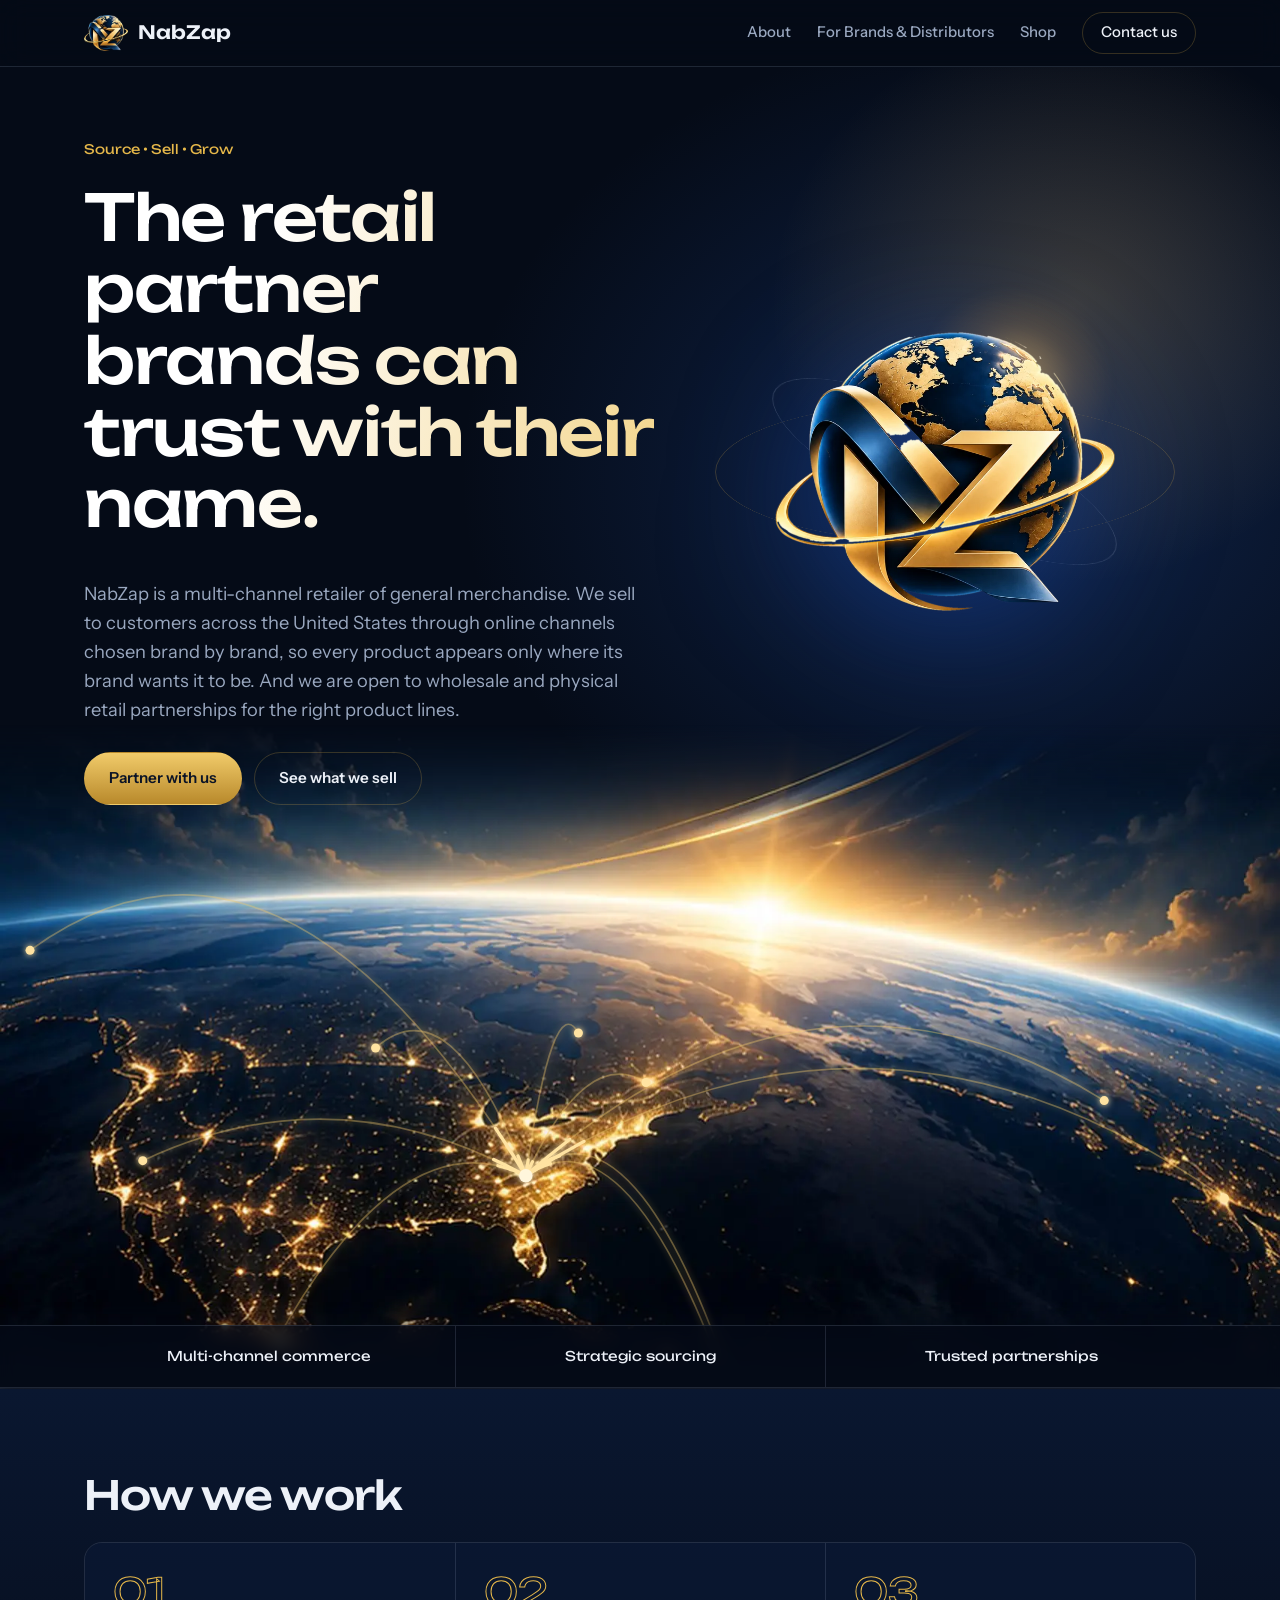
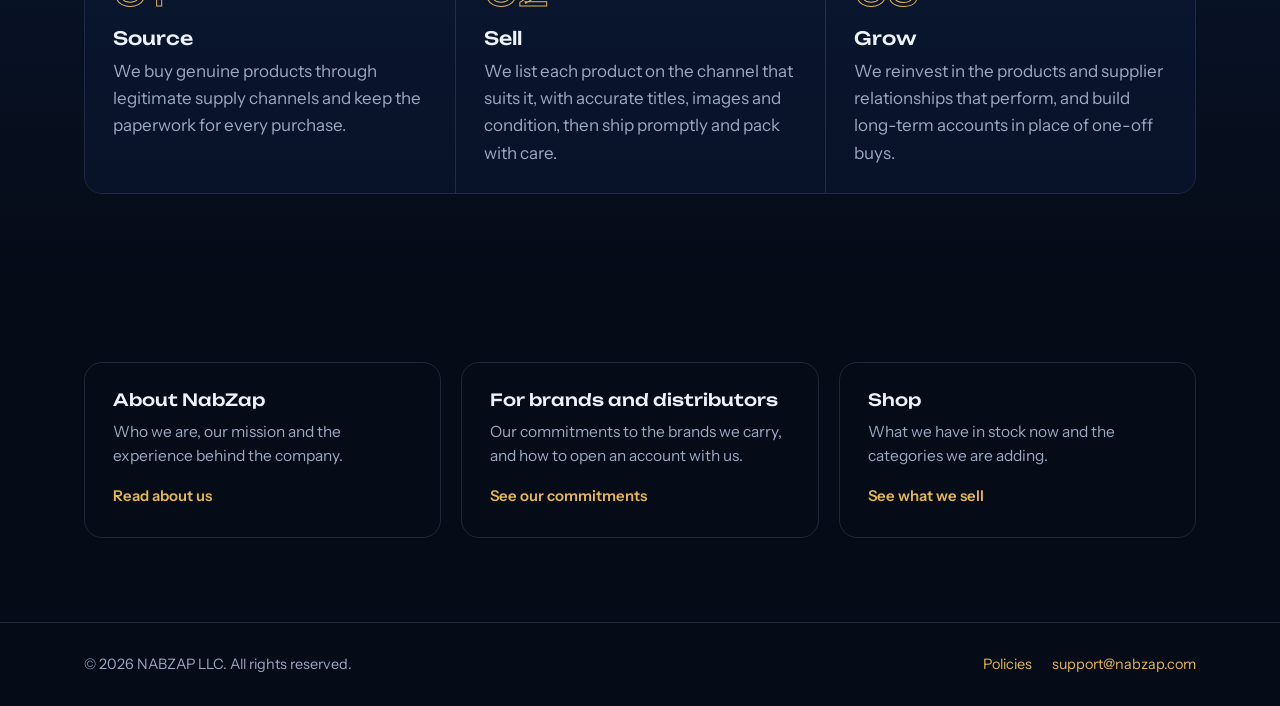
<file: index.html>
<!DOCTYPE html>
<html lang="en">
<head>
<!-- Google tag (gtag.js) -->
<script async src="https://www.googletagmanager.com/gtag/js?id=G-NGZM4W6MFR"></script>
<script>
  window.dataLayer = window.dataLayer || [];
  function gtag(){dataLayer.push(arguments);}
  gtag('js', new Date());
  gtag('config', 'G-NGZM4W6MFR');
</script>
<meta charset="utf-8">
<meta name="viewport" content="width=device-width, initial-scale=1">
<meta name="theme-color" content="#050b17">
<title>NabZap | Multi-Channel Retailer | Source • Sell • Grow</title>
<meta name="description" content="NabZap is a multi-channel retailer of general merchandise based in Acworth, Georgia. We sell online through channels chosen brand by brand, and we are open to wholesale and physical retail partnerships.">
<link rel="canonical" href="https://www.nabzap.com/">
<meta property="og:type" content="website">
<meta property="og:site_name" content="NabZap">
<meta property="og:title" content="NabZap | Multi-Channel Retailer | Source • Sell • Grow">
<meta property="og:description" content="NabZap is a multi-channel retailer of general merchandise based in Acworth, Georgia. We sell online through channels chosen brand by brand, and we are open to wholesale and physical retail partnerships.">
<meta property="og:url" content="https://www.nabzap.com/">
<meta property="og:image" content="https://www.nabzap.com/share.jpg">
<meta property="og:image:width" content="1200">
<meta property="og:image:height" content="630">
<meta name="twitter:card" content="summary_large_image">
<link rel="preconnect" href="https://fonts.googleapis.com">
<link rel="preconnect" href="https://fonts.gstatic.com" crossorigin>
<link rel="stylesheet" href="https://fonts.googleapis.com/css2?family=Unbounded:wght@400;500;600&amp;family=Instrument+Sans:wght@400;500;600&amp;display=swap">
<script type="application/ld+json">{"@context": "https://schema.org", "@type": "Organization", "name": "NabZap", "legalName": "NABZAP LLC", "url": "https://www.nabzap.com/", "logo": "https://www.nabzap.com/logo.png", "image": "https://www.nabzap.com/share.jpg", "email": "support@nabzap.com", "foundingDate": "2026", "slogan": "Source • Sell • Grow", "description": "NabZap is a multi-channel retailer of general merchandise based in Acworth, Georgia. We sell online through channels chosen brand by brand, and we are open to wholesale and physical retail partnerships.", "address": {"@type": "PostalAddress", "addressLocality": "Acworth", "addressRegion": "GA", "addressCountry": "US"}, "areaServed": "US", "telephone": "+1-770-913-6650"}</script>
<link rel="icon" type="image/png" href="favicon.png">
<link rel="stylesheet" href="style.css">
</head>
<body>

<header class="site">
  <div class="wrap">
    <a class="brand" href="index.html"><img src="logo-sm.webp" alt="NabZap logo" width="44" height="36"><span>NabZap</span></a>
    <button class="menu-btn" type="button" aria-label="Menu" aria-expanded="false" aria-controls="site-nav"><span></span><span></span><span></span></button>
    <nav class="main" id="site-nav">
      <a href="about.html">About</a>
      <a href="brands.html">For Brands &amp; Distributors</a>
      <a href="shop.html">Shop</a>
      <a class="nav-cta" href="contact.html">Contact us</a>
    </nav>
  </div>
</header>

<main>

<div class="hero">
  <div class="wrap">
    <div>
      <div class="tagline">Source • Sell • Grow</div>
      <h1>The retail partner brands can trust with their name.</h1>
      <p class="lead">NabZap is a multi-channel retailer of general merchandise. We sell to customers across the United States through online channels chosen brand by brand, so every product appears only where its brand wants it to be. And we are open to wholesale and physical retail partnerships for the right product lines.</p>
      <div class="btns">
        <a class="btn" href="brands.html">Partner with us</a>
        <a class="btn ghost" href="shop.html">See what we sell</a>
      </div>
    </div>
    <div class="orbit" aria-hidden="true"><i></i><i></i><img src="logo.webp" alt="" width="640" height="525"></div>
  </div>
</div>

<div class="earth" aria-hidden="true">
  <svg viewBox="0 0 852 696" preserveAspectRatio="xMidYMin slice">
    <defs><filter id="glow" x="-50%" y="-50%" width="200%" height="200%"><feGaussianBlur stdDeviation="2.2" result="b"/><feMerge><feMergeNode in="b"/><feMergeNode in="SourceGraphic"/></feMerge></filter></defs>
    <image href="earth.webp" width="852" height="696"/>
    <g filter="url(#glow)">
    <path class="route" d="M350 300 Q222 230 95 290"/>
    <path class="pulse" pathLength="100" style="animation-delay:0.0s" d="M350 300 Q222 230 95 290"/>
    <path class="route" d="M350 300 Q390 213 430 238"/>
    <path class="pulse" pathLength="100" style="animation-delay:-0.7s" d="M350 300 Q390 213 430 238"/>
    <path class="route" d="M350 300 Q368 175 385 205"/>
    <path class="pulse" pathLength="100" style="animation-delay:-1.4s" d="M350 300 Q368 175 385 205"/>
    <path class="route" d="M350 300 Q268 260 185 408"/>
    <path class="pulse" pathLength="100" style="animation-delay:-2.1s" d="M350 300 Q268 260 185 408"/>
    <path class="route" d="M350 300 Q414 255 478 424"/>
    <path class="pulse" pathLength="100" style="animation-delay:-2.8s" d="M350 300 Q414 255 478 424"/>
    <path class="route" d="M350 300 Q428 230 505 497"/>
    <path class="pulse" pathLength="100" style="animation-delay:-3.5s" d="M350 300 Q428 230 505 497"/>
    <path class="route" d="M350 300 Q582 150 815 315"/>
    <path class="pulse" pathLength="100" style="animation-delay:-4.2s" d="M350 300 Q582 150 815 315"/>
    <path class="route" d="M350 300 Q542 130 735 250"/>
    <path class="pulse" pathLength="100" style="animation-delay:-4.9s" d="M350 300 Q542 130 735 250"/>
    <path class="route" d="M350 300 Q185 30 20 150"/>
    <path class="pulse" pathLength="100" style="animation-delay:-5.6s" d="M350 300 Q185 30 20 150"/>
    <path class="route" d="M350 300 Q300 170 250 215"/>
    <path class="pulse" pathLength="100" style="animation-delay:-6.3s" d="M350 300 Q300 170 250 215"/>
    <circle class="hubdot" cx="350" cy="300" r="4.5"/><circle class="dot" cx="95" cy="290" r="3"/><circle class="dot" cx="430" cy="238" r="3"/><circle class="dot" cx="385" cy="205" r="3"/><circle class="dot" cx="185" cy="408" r="3"/><circle class="dot" cx="478" cy="424" r="3"/><circle class="dot" cx="505" cy="497" r="3"/><circle class="dot" cx="815" cy="315" r="3"/><circle class="dot" cx="735" cy="250" r="3"/><circle class="dot" cx="20" cy="150" r="3"/><circle class="dot" cx="250" cy="215" r="3"/>
    </g>
  </svg>
</div>

<div class="strip">
  <div class="wrap">
    <span>Multi-channel commerce</span>
    <span>Strategic sourcing</span>
    <span>Trusted partnerships</span>
  </div>
</div>

<section class="band lift">
  <div class="wrap">
    <h2>How we work</h2>
    <div class="steps">
      <div class="step">
        <div class="num">01</div>
        <h3>Source</h3>
        <p>We buy genuine products through legitimate supply channels and keep the paperwork for every purchase.</p>
      </div>
      <div class="step">
        <div class="num">02</div>
        <h3>Sell</h3>
        <p>We list each product on the channel that suits it, with accurate titles, images and condition, then ship promptly and pack with care.</p>
      </div>
      <div class="step">
        <div class="num">03</div>
        <h3>Grow</h3>
        <p>We reinvest in the products and supplier relationships that perform, and build long-term accounts in place of one-off buys.</p>
      </div>
    </div>
  </div>
</section>

<section class="band">
  <div class="wrap">
    <div class="doors">
      <a class="door" href="about.html"><h3>About NabZap</h3><p>Who we are, our mission and the experience behind the company.</p><span>Read about us</span></a>
      <a class="door" href="brands.html"><h3>For brands and distributors</h3><p>Our commitments to the brands we carry, and how to open an account with us.</p><span>See our commitments</span></a>
      <a class="door" href="shop.html"><h3>Shop</h3><p>What we have in stock now and the categories we are adding.</p><span>See what we sell</span></a>
    </div>
  </div>
</section>

</main>

<footer class="site">
  <div class="wrap">
    <div>© 2026 NABZAP LLC. All rights reserved.</div>
    <div><a href="policies.html">Policies</a><a href="mailto:support@nabzap.com">support@nabzap.com</a></div>
  </div>
</footer>
<script src="site.js"></script>
</body>
</html>
</file>
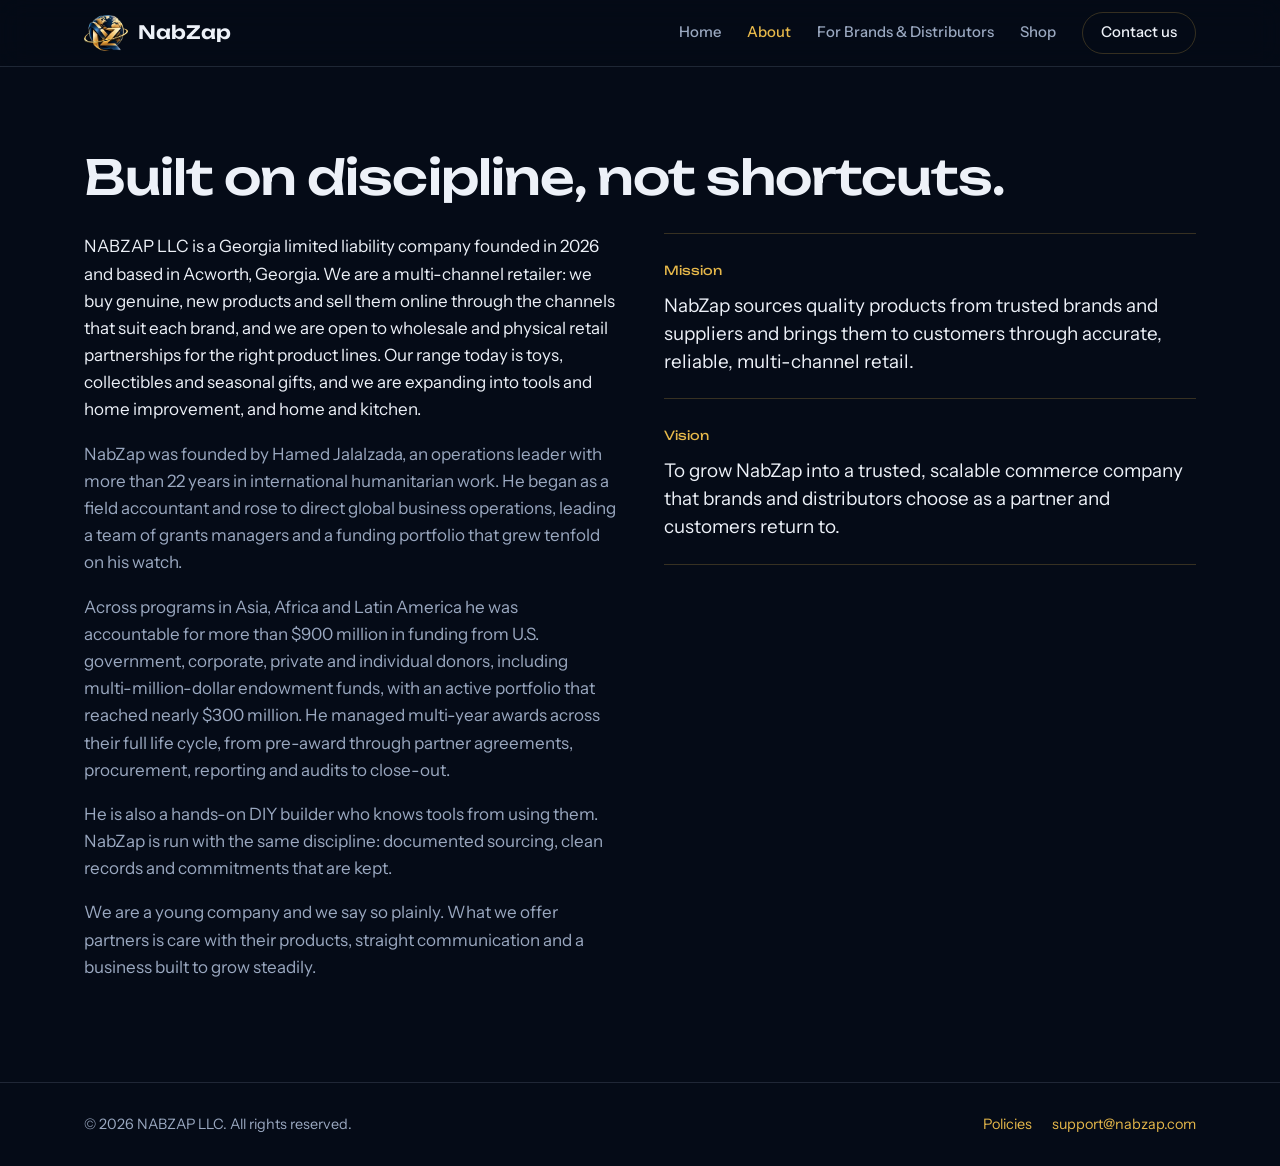
<file: about.html>
<!DOCTYPE html>
<html lang="en">
<head>
<!-- Google tag (gtag.js) -->
<script async src="https://www.googletagmanager.com/gtag/js?id=G-NGZM4W6MFR"></script>
<script>
  window.dataLayer = window.dataLayer || [];
  function gtag(){dataLayer.push(arguments);}
  gtag('js', new Date());
  gtag('config', 'G-NGZM4W6MFR');
</script>
<meta charset="utf-8">
<meta name="viewport" content="width=device-width, initial-scale=1">
<meta name="theme-color" content="#050b17">
<title>About | NabZap</title>
<meta name="description" content="About NABZAP LLC: our mission, vision and the experience behind the company.">
<link rel="canonical" href="https://www.nabzap.com/about.html">
<meta property="og:type" content="website">
<meta property="og:site_name" content="NabZap">
<meta property="og:title" content="About | NabZap">
<meta property="og:description" content="About NABZAP LLC: our mission, vision and the experience behind the company.">
<meta property="og:url" content="https://www.nabzap.com/about.html">
<meta property="og:image" content="https://www.nabzap.com/share.jpg">
<meta property="og:image:width" content="1200">
<meta property="og:image:height" content="630">
<meta name="twitter:card" content="summary_large_image">
<link rel="preconnect" href="https://fonts.googleapis.com">
<link rel="preconnect" href="https://fonts.gstatic.com" crossorigin>
<link rel="stylesheet" href="https://fonts.googleapis.com/css2?family=Unbounded:wght@400;500;600&amp;family=Instrument+Sans:wght@400;500;600&amp;display=swap">
<link rel="icon" type="image/png" href="favicon.png">
<link rel="stylesheet" href="style.css">
</head>
<body>

<header class="site">
  <div class="wrap">
    <a class="brand" href="index.html"><img src="logo-sm.webp" alt="NabZap logo" width="44" height="36"><span>NabZap</span></a>
    <button class="menu-btn" type="button" aria-label="Menu" aria-expanded="false" aria-controls="site-nav"><span></span><span></span><span></span></button>
    <nav class="main" id="site-nav">
      <a href="index.html">Home</a>
      <a href="about.html" aria-current="page">About</a>
      <a href="brands.html">For Brands &amp; Distributors</a>
      <a href="shop.html">Shop</a>
      <a class="nav-cta" href="contact.html">Contact us</a>
    </nav>
  </div>
</header>

<main>

<section class="band">
  <div class="wrap">
    <h1 class="page">Built on discipline, not shortcuts.</h1>
    <div class="grid two">
      <div>
        <p>NABZAP LLC is a Georgia limited liability company founded in 2026 and based in Acworth, Georgia. We are a multi-channel retailer: we buy genuine, new products and sell them online through the channels that suit each brand, and we are open to wholesale and physical retail partnerships for the right product lines. Our range today is toys, collectibles and seasonal gifts, and we are expanding into tools and home improvement, and home and kitchen.</p>
        <p class="muted">NabZap was founded by Hamed Jalalzada, an operations leader with more than 22 years in international humanitarian work. He began as a field accountant and rose to direct global business operations, leading a team of grants managers and a funding portfolio that grew tenfold on his watch.</p>
        <p class="muted">Across programs in Asia, Africa and Latin America he was accountable for more than $900 million in funding from U.S. government, corporate, private and individual donors, including multi-million-dollar endowment funds, with an active portfolio that reached nearly $300 million. He managed multi-year awards across their full life cycle, from pre-award through partner agreements, procurement, reporting and audits to close-out.</p>
        <p class="muted">He is also a hands-on DIY builder who knows tools from using them. NabZap is run with the same discipline: documented sourcing, clean records and commitments that are kept.</p>
        <p class="muted">We are a young company and we say so plainly. What we offer partners is care with their products, straight communication and a business built to grow steadily.</p>
      </div>
      <div>
        <div class="statement">
          <span class="label">Mission</span>
          <p>NabZap sources quality products from trusted brands and suppliers and brings them to customers through accurate, reliable, multi-channel retail.</p>
        </div>
        <div class="statement">
          <span class="label">Vision</span>
          <p>To grow NabZap into a trusted, scalable commerce company that brands and distributors choose as a partner and customers return to.</p>
        </div>
      </div>
    </div>
  </div>
</section>

</main>

<footer class="site">
  <div class="wrap">
    <div>© 2026 NABZAP LLC. All rights reserved.</div>
    <div><a href="policies.html">Policies</a><a href="mailto:support@nabzap.com">support@nabzap.com</a></div>
  </div>
</footer>
<script src="site.js"></script>
</body>
</html>
</file>
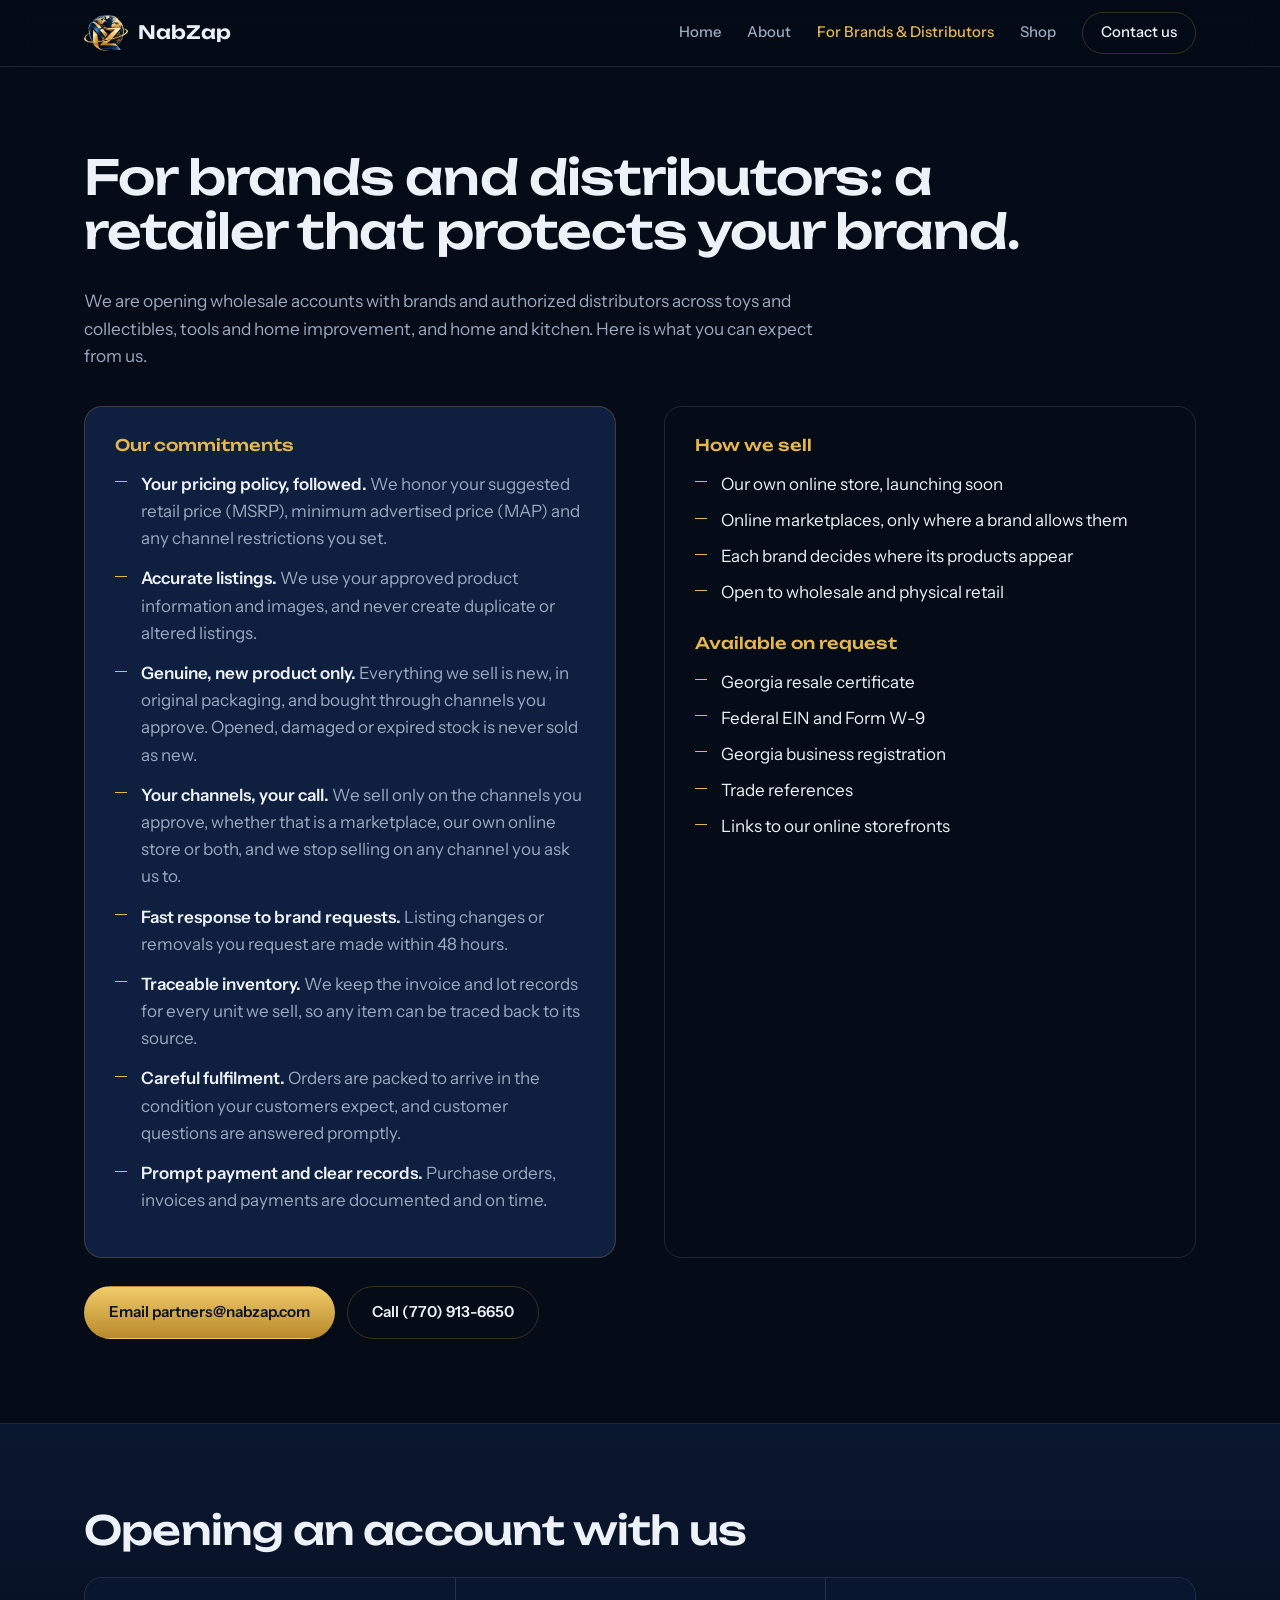
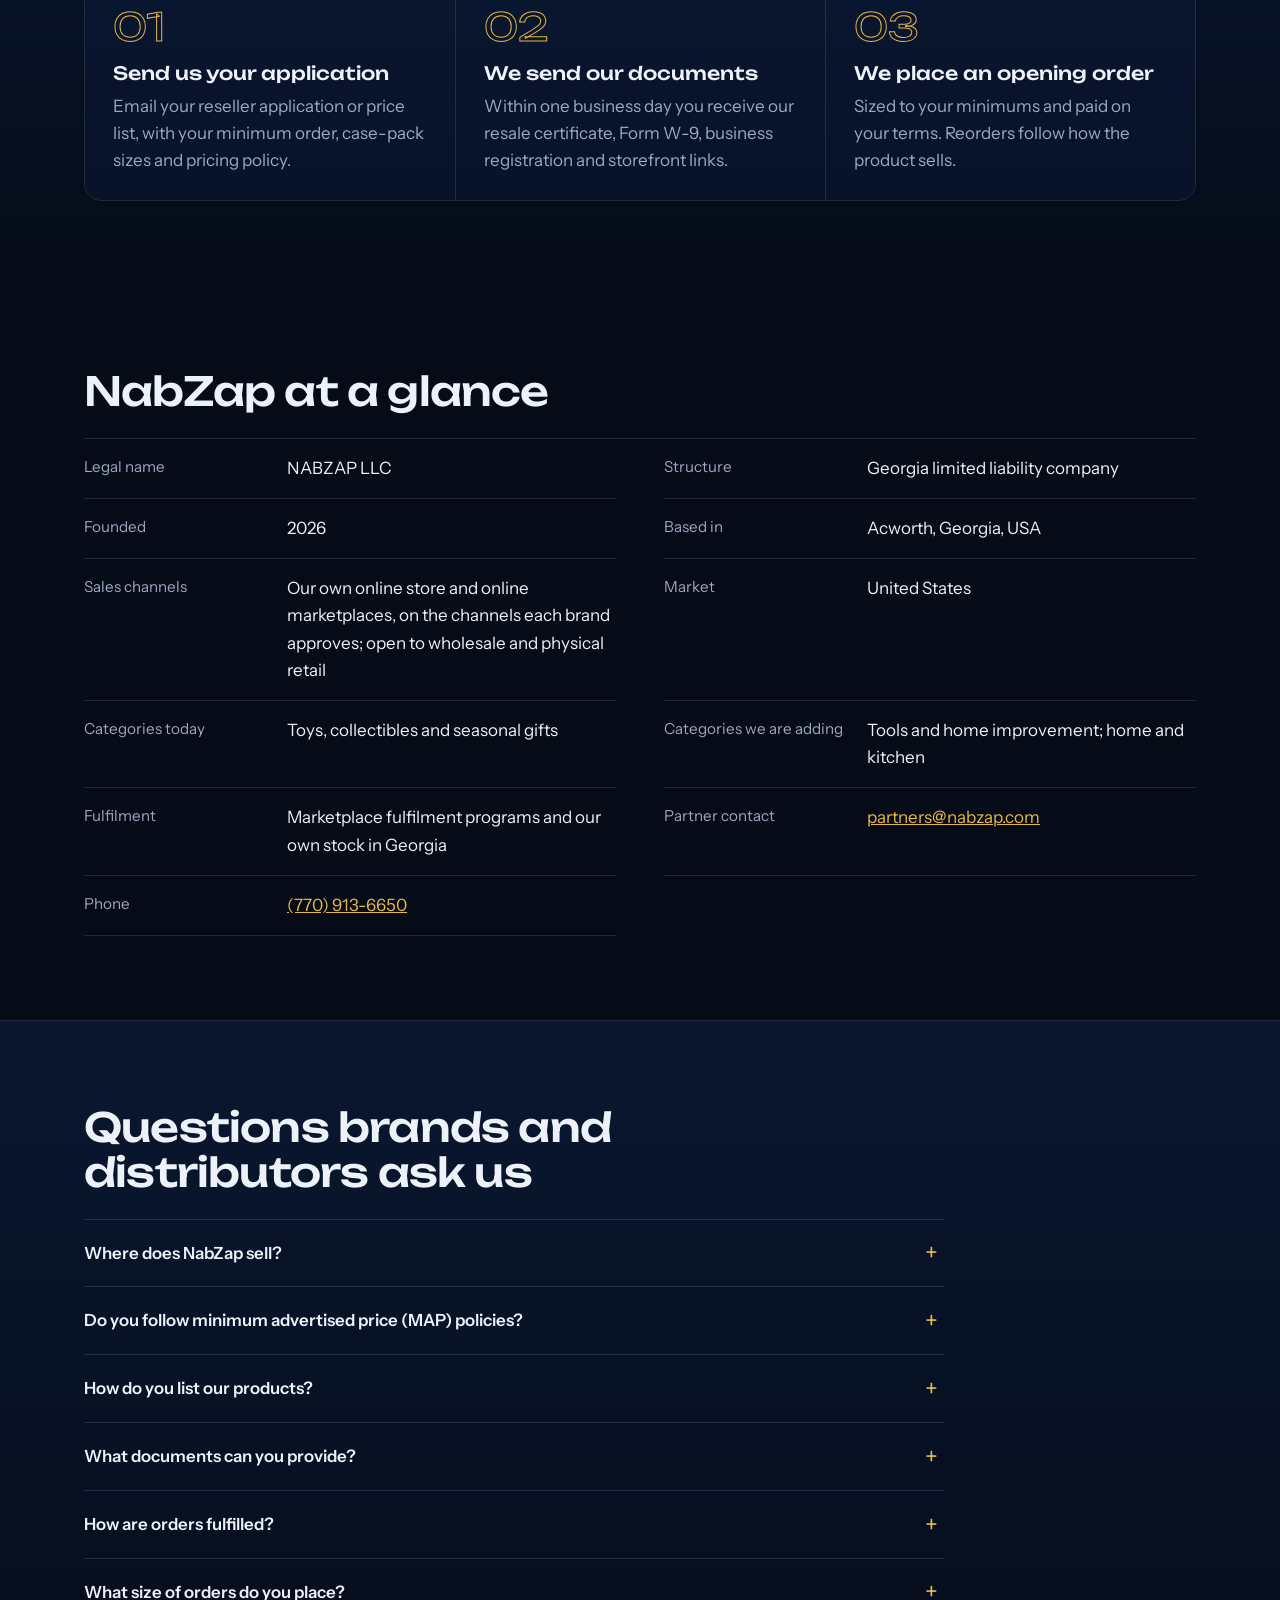
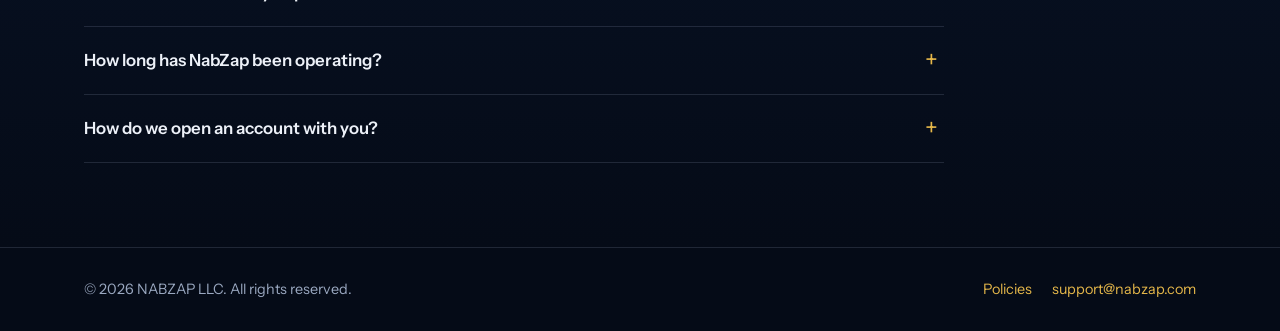
<file: brands.html>
<!DOCTYPE html>
<html lang="en">
<head>
<!-- Google tag (gtag.js) -->
<script async src="https://www.googletagmanager.com/gtag/js?id=G-NGZM4W6MFR"></script>
<script>
  window.dataLayer = window.dataLayer || [];
  function gtag(){dataLayer.push(arguments);}
  gtag('js', new Date());
  gtag('config', 'G-NGZM4W6MFR');
</script>
<meta charset="utf-8">
<meta name="viewport" content="width=device-width, initial-scale=1">
<meta name="theme-color" content="#050b17">
<title>For Brands & Distributors | NabZap</title>
<meta name="description" content="What brands and authorized distributors can expect from NabZap, and how to open a wholesale account.">
<link rel="canonical" href="https://www.nabzap.com/brands.html">
<meta property="og:type" content="website">
<meta property="og:site_name" content="NabZap">
<meta property="og:title" content="For Brands & Distributors | NabZap">
<meta property="og:description" content="What brands and authorized distributors can expect from NabZap, and how to open a wholesale account.">
<meta property="og:url" content="https://www.nabzap.com/brands.html">
<meta property="og:image" content="https://www.nabzap.com/share.jpg">
<meta property="og:image:width" content="1200">
<meta property="og:image:height" content="630">
<meta name="twitter:card" content="summary_large_image">
<link rel="preconnect" href="https://fonts.googleapis.com">
<link rel="preconnect" href="https://fonts.gstatic.com" crossorigin>
<link rel="stylesheet" href="https://fonts.googleapis.com/css2?family=Unbounded:wght@400;500;600&amp;family=Instrument+Sans:wght@400;500;600&amp;display=swap">
<script type="application/ld+json">{"@context": "https://schema.org", "@type": "FAQPage", "mainEntity": [{"@type": "Question", "name": "Where does NabZap sell?", "acceptedAnswer": {"@type": "Answer", "text": "We sell to customers across the United States online: through our own online store, which is launching soon, and through established marketplaces where a brand allows them. Each brand decides where its products appear, and we share our full channel list and storefront links when we open an account. We are also open to wholesale and physical retail partnerships for the right product lines."}}, {"@type": "Question", "name": "Do you follow minimum advertised price (MAP) policies?", "acceptedAnswer": {"@type": "Answer", "text": "Yes. We honor your MAP policy, your suggested retail price and any channel restrictions you set, on every channel we sell on."}}, {"@type": "Question", "name": "How do you list our products?", "acceptedAnswer": {"@type": "Answer", "text": "On marketplaces, we add our offer to your existing product pages, using your titles, images and identifiers, and we do not create duplicate or altered listings. On our own store, we use your approved images and product information."}}, {"@type": "Question", "name": "What documents can you provide?", "acceptedAnswer": {"@type": "Answer", "text": "A Georgia resale certificate, our federal EIN and Form W-9, our Georgia business registration, trade references, and links to our online storefronts. Ask and we will send them."}}, {"@type": "Question", "name": "How are orders fulfilled?", "acceptedAnswer": {"@type": "Answer", "text": "Through marketplace fulfilment programs and directly from our own stock in Georgia. Everything ships new, in original packaging."}}, {"@type": "Question", "name": "What size of orders do you place?", "acceptedAnswer": {"@type": "Answer", "text": "We open with a test order sized to your minimums, then reorder based on how the product sells. Tell us your minimum order and case-pack sizes and we will work to them."}}, {"@type": "Question", "name": "How long has NabZap been operating?", "acceptedAnswer": {"@type": "Answer", "text": "NABZAP LLC was founded in Georgia in 2026. We are a young company, led by a founder with more than 22 years of experience in finance, compliance and operations."}}, {"@type": "Question", "name": "How do we open an account with you?", "acceptedAnswer": {"@type": "Answer", "text": "Email partners@nabzap.com with your reseller application or price list, or call (770) 913-6650. We reply within one business day."}}]}</script>
<link rel="icon" type="image/png" href="favicon.png">
<link rel="stylesheet" href="style.css">
</head>
<body>

<header class="site">
  <div class="wrap">
    <a class="brand" href="index.html"><img src="logo-sm.webp" alt="NabZap logo" width="44" height="36"><span>NabZap</span></a>
    <button class="menu-btn" type="button" aria-label="Menu" aria-expanded="false" aria-controls="site-nav"><span></span><span></span><span></span></button>
    <nav class="main" id="site-nav">
      <a href="index.html">Home</a>
      <a href="about.html">About</a>
      <a href="brands.html" aria-current="page">For Brands &amp; Distributors</a>
      <a href="shop.html">Shop</a>
      <a class="nav-cta" href="contact.html">Contact us</a>
    </nav>
  </div>
</header>

<main>

<section class="band">
  <div class="wrap">
    <h1 class="page">For brands and distributors: a retailer that protects your brand.</h1>
    <p class="intro">We are opening wholesale accounts with brands and authorized distributors across toys and collectibles, tools and home improvement, and home and kitchen. Here is what you can expect from us.</p>
    <div class="grid two">
      <div class="panel">
        <h3>Our commitments</h3>
        <ul class="check">
          <li><strong>Your pricing policy, followed.</strong> We honor your suggested retail price (MSRP), minimum advertised price (MAP) and any channel restrictions you set.</li>
          <li><strong>Accurate listings.</strong> We use your approved product information and images, and never create duplicate or altered listings.</li>
          <li><strong>Genuine, new product only.</strong> Everything we sell is new, in original packaging, and bought through channels you approve. Opened, damaged or expired stock is never sold as new.</li>
          <li><strong>Your channels, your call.</strong> We sell only on the channels you approve, whether that is a marketplace, our own online store or both, and we stop selling on any channel you ask us to.</li>
          <li><strong>Fast response to brand requests.</strong> Listing changes or removals you request are made within 48 hours.</li>
          <li><strong>Traceable inventory.</strong> We keep the invoice and lot records for every unit we sell, so any item can be traced back to its source.</li>
          <li><strong>Careful fulfilment.</strong> Orders are packed to arrive in the condition your customers expect, and customer questions are answered promptly.</li>
          <li><strong>Prompt payment and clear records.</strong> Purchase orders, invoices and payments are documented and on time.</li>
        </ul>
      </div>
      <div class="panel plain">
        <h3>How we sell</h3>
        <ul class="check short">
          <li>Our own online store, launching soon</li>
          <li>Online marketplaces, only where a brand allows them</li>
          <li>Each brand decides where its products appear</li>
          <li>Open to wholesale and physical retail</li>
        </ul>
        <h3 style="margin-top:28px">Available on request</h3>
        <ul class="check short">
          <li>Georgia resale certificate</li>
          <li>Federal EIN and Form W-9</li>
          <li>Georgia business registration</li>
          <li>Trade references</li>
          <li>Links to our online storefronts</li>
        </ul>
      </div>
    </div>
    <div class="btns">
      <a class="btn" href="mailto:partners@nabzap.com?subject=Wholesale%20account%20inquiry">Email partners@nabzap.com</a>
      <a class="btn ghost" href="tel:+17709136650">Call (770) 913-6650</a>
    </div>
  </div>
</section>

<section class="band lift">
  <div class="wrap">
    <h2>Opening an account with us</h2>
    <div class="steps">
      <div class="step">
        <div class="num">01</div>
        <h3>Send us your application</h3>
        <p>Email your reseller application or price list, with your minimum order, case-pack sizes and pricing policy.</p>
      </div>
      <div class="step">
        <div class="num">02</div>
        <h3>We send our documents</h3>
        <p>Within one business day you receive our resale certificate, Form W-9, business registration and storefront links.</p>
      </div>
      <div class="step">
        <div class="num">03</div>
        <h3>We place an opening order</h3>
        <p>Sized to your minimums and paid on your terms. Reorders follow how the product sells.</p>
      </div>
    </div>
  </div>
</section>

<section class="band">
  <div class="wrap">
    <h2>NabZap at a glance</h2>
    <dl class="facts">
      <div><dt>Legal name</dt><dd>NABZAP LLC</dd></div>
      <div><dt>Structure</dt><dd>Georgia limited liability company</dd></div>
      <div><dt>Founded</dt><dd>2026</dd></div>
      <div><dt>Based in</dt><dd>Acworth, Georgia, USA</dd></div>
      <div><dt>Sales channels</dt><dd>Our own online store and online marketplaces, on the channels each brand approves; open to wholesale and physical retail</dd></div>
      <div><dt>Market</dt><dd>United States</dd></div>
      <div><dt>Categories today</dt><dd>Toys, collectibles and seasonal gifts</dd></div>
      <div><dt>Categories we are adding</dt><dd>Tools and home improvement; home and kitchen</dd></div>
      <div><dt>Fulfilment</dt><dd>Marketplace fulfilment programs and our own stock in Georgia</dd></div>
      <div><dt>Partner contact</dt><dd><a href="mailto:partners@nabzap.com">partners@nabzap.com</a></dd></div>
      <div><dt>Phone</dt><dd><a href="tel:+17709136650">(770) 913-6650</a></dd></div>
    </dl>
  </div>
</section>

<section class="band lift">
  <div class="wrap">
    <h2>Questions brands and distributors ask us</h2>
    <div class="faq">
      <details><summary>Where does NabZap sell?</summary><p>We sell to customers across the United States online: through our own online store, which is launching soon, and through established marketplaces where a brand allows them. Each brand decides where its products appear, and we share our full channel list and storefront links when we open an account. We are also open to wholesale and physical retail partnerships for the right product lines.</p></details>
      <details><summary>Do you follow minimum advertised price (MAP) policies?</summary><p>Yes. We honor your MAP policy, your suggested retail price and any channel restrictions you set, on every channel we sell on.</p></details>
      <details><summary>How do you list our products?</summary><p>On marketplaces, we add our offer to your existing product pages, using your titles, images and identifiers, and we do not create duplicate or altered listings. On our own store, we use your approved images and product information.</p></details>
      <details><summary>What documents can you provide?</summary><p>A Georgia resale certificate, our federal EIN and Form W-9, our Georgia business registration, trade references, and links to our online storefronts. Ask and we will send them.</p></details>
      <details><summary>How are orders fulfilled?</summary><p>Through marketplace fulfilment programs and directly from our own stock in Georgia. Everything ships new, in original packaging.</p></details>
      <details><summary>What size of orders do you place?</summary><p>We open with a test order sized to your minimums, then reorder based on how the product sells. Tell us your minimum order and case-pack sizes and we will work to them.</p></details>
      <details><summary>How long has NabZap been operating?</summary><p>NABZAP LLC was founded in Georgia in 2026. We are a young company, led by a founder with more than 22 years of experience in finance, compliance and operations.</p></details>
      <details><summary>How do we open an account with you?</summary><p>Email <a href="mailto:partners@nabzap.com">partners@nabzap.com</a> with your reseller application or price list, or call <a href="tel:+17709136650">(770) 913-6650</a>. We reply within one business day.</p></details>
    </div>
  </div>
</section>

</main>

<footer class="site">
  <div class="wrap">
    <div>© 2026 NABZAP LLC. All rights reserved.</div>
    <div><a href="policies.html">Policies</a><a href="mailto:support@nabzap.com">support@nabzap.com</a></div>
  </div>
</footer>
<script src="site.js"></script>
</body>
</html>
</file>
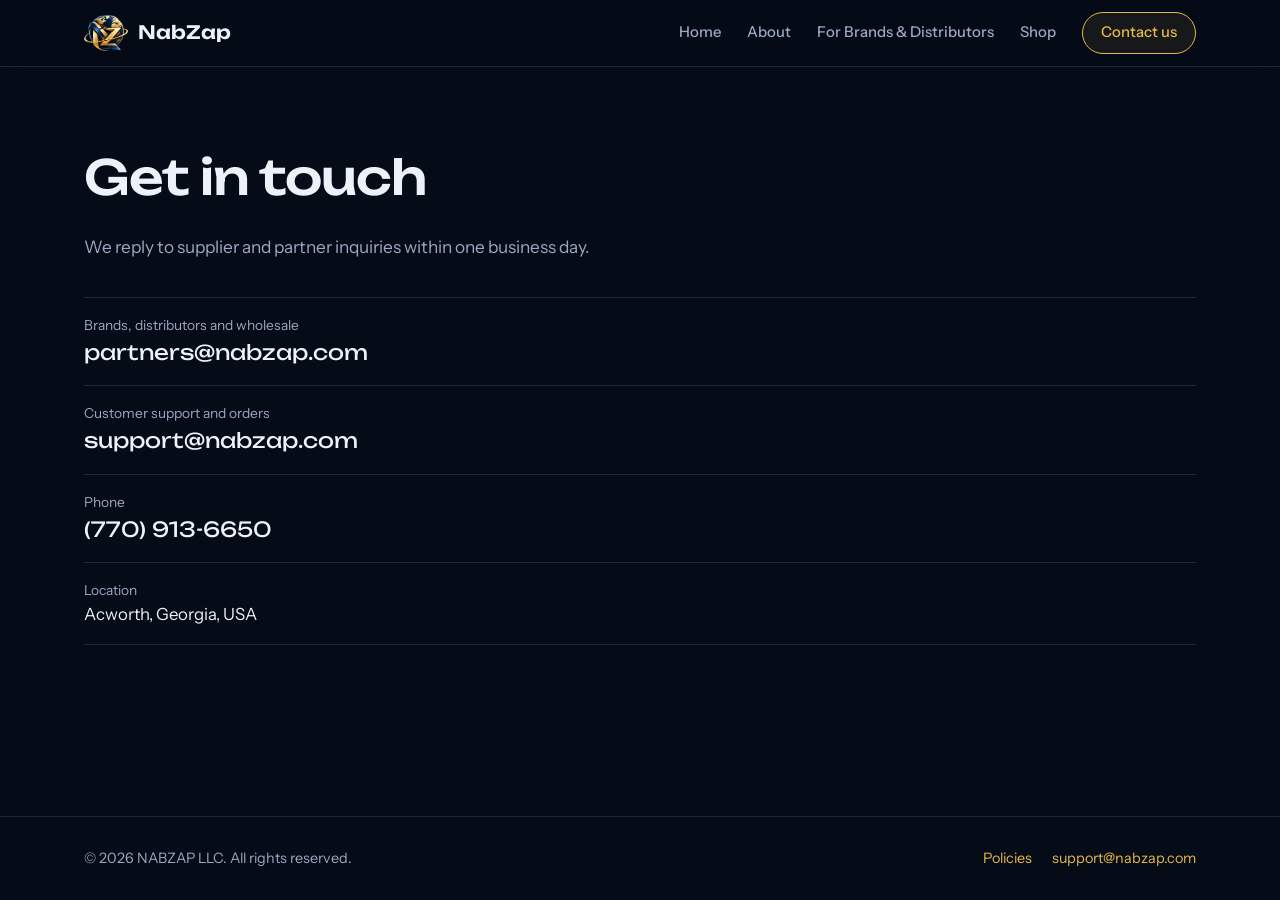
<file: contact.html>
<!DOCTYPE html>
<html lang="en">
<head>
<!-- Google tag (gtag.js) -->
<script async src="https://www.googletagmanager.com/gtag/js?id=G-NGZM4W6MFR"></script>
<script>
  window.dataLayer = window.dataLayer || [];
  function gtag(){dataLayer.push(arguments);}
  gtag('js', new Date());
  gtag('config', 'G-NGZM4W6MFR');
</script>
<meta charset="utf-8">
<meta name="viewport" content="width=device-width, initial-scale=1">
<meta name="theme-color" content="#050b17">
<title>Contact | NabZap</title>
<meta name="description" content="Contact NabZap: brands, distributors, wholesale and customer support.">
<link rel="canonical" href="https://www.nabzap.com/contact.html">
<meta property="og:type" content="website">
<meta property="og:site_name" content="NabZap">
<meta property="og:title" content="Contact | NabZap">
<meta property="og:description" content="Contact NabZap: brands, distributors, wholesale and customer support.">
<meta property="og:url" content="https://www.nabzap.com/contact.html">
<meta property="og:image" content="https://www.nabzap.com/share.jpg">
<meta property="og:image:width" content="1200">
<meta property="og:image:height" content="630">
<meta name="twitter:card" content="summary_large_image">
<link rel="preconnect" href="https://fonts.googleapis.com">
<link rel="preconnect" href="https://fonts.gstatic.com" crossorigin>
<link rel="stylesheet" href="https://fonts.googleapis.com/css2?family=Unbounded:wght@400;500;600&amp;family=Instrument+Sans:wght@400;500;600&amp;display=swap">
<link rel="icon" type="image/png" href="favicon.png">
<link rel="stylesheet" href="style.css">
</head>
<body>

<header class="site">
  <div class="wrap">
    <a class="brand" href="index.html"><img src="logo-sm.webp" alt="NabZap logo" width="44" height="36"><span>NabZap</span></a>
    <button class="menu-btn" type="button" aria-label="Menu" aria-expanded="false" aria-controls="site-nav"><span></span><span></span><span></span></button>
    <nav class="main" id="site-nav">
      <a href="index.html">Home</a>
      <a href="about.html">About</a>
      <a href="brands.html">For Brands &amp; Distributors</a>
      <a href="shop.html">Shop</a>
      <a class="nav-cta" href="contact.html" aria-current="page">Contact us</a>
    </nav>
  </div>
</header>

<main>

<section class="band">
  <div class="wrap">
    <h1 class="page">Get in touch</h1>
    <p class="intro">We reply to supplier and partner inquiries within one business day.</p>
    <ul class="contact-list">
      <li><span class="k">Brands, distributors and wholesale</span><a href="mailto:partners@nabzap.com">partners@nabzap.com</a></li>
      <li><span class="k">Customer support and orders</span><a href="mailto:support@nabzap.com">support@nabzap.com</a></li>
      <li data-show="phone" hidden><span class="k">Phone</span><a data-phone></a></li>
      <li><span class="k">Location</span><span class="v">Acworth, Georgia, USA</span></li>
    </ul>
  </div>
</section>

</main>

<footer class="site">
  <div class="wrap">
    <div>© 2026 NABZAP LLC. All rights reserved.</div>
    <div><a href="policies.html">Policies</a><a href="mailto:support@nabzap.com">support@nabzap.com</a></div>
  </div>
</footer>
<script src="site.js"></script>
</body>
</html>
</file>
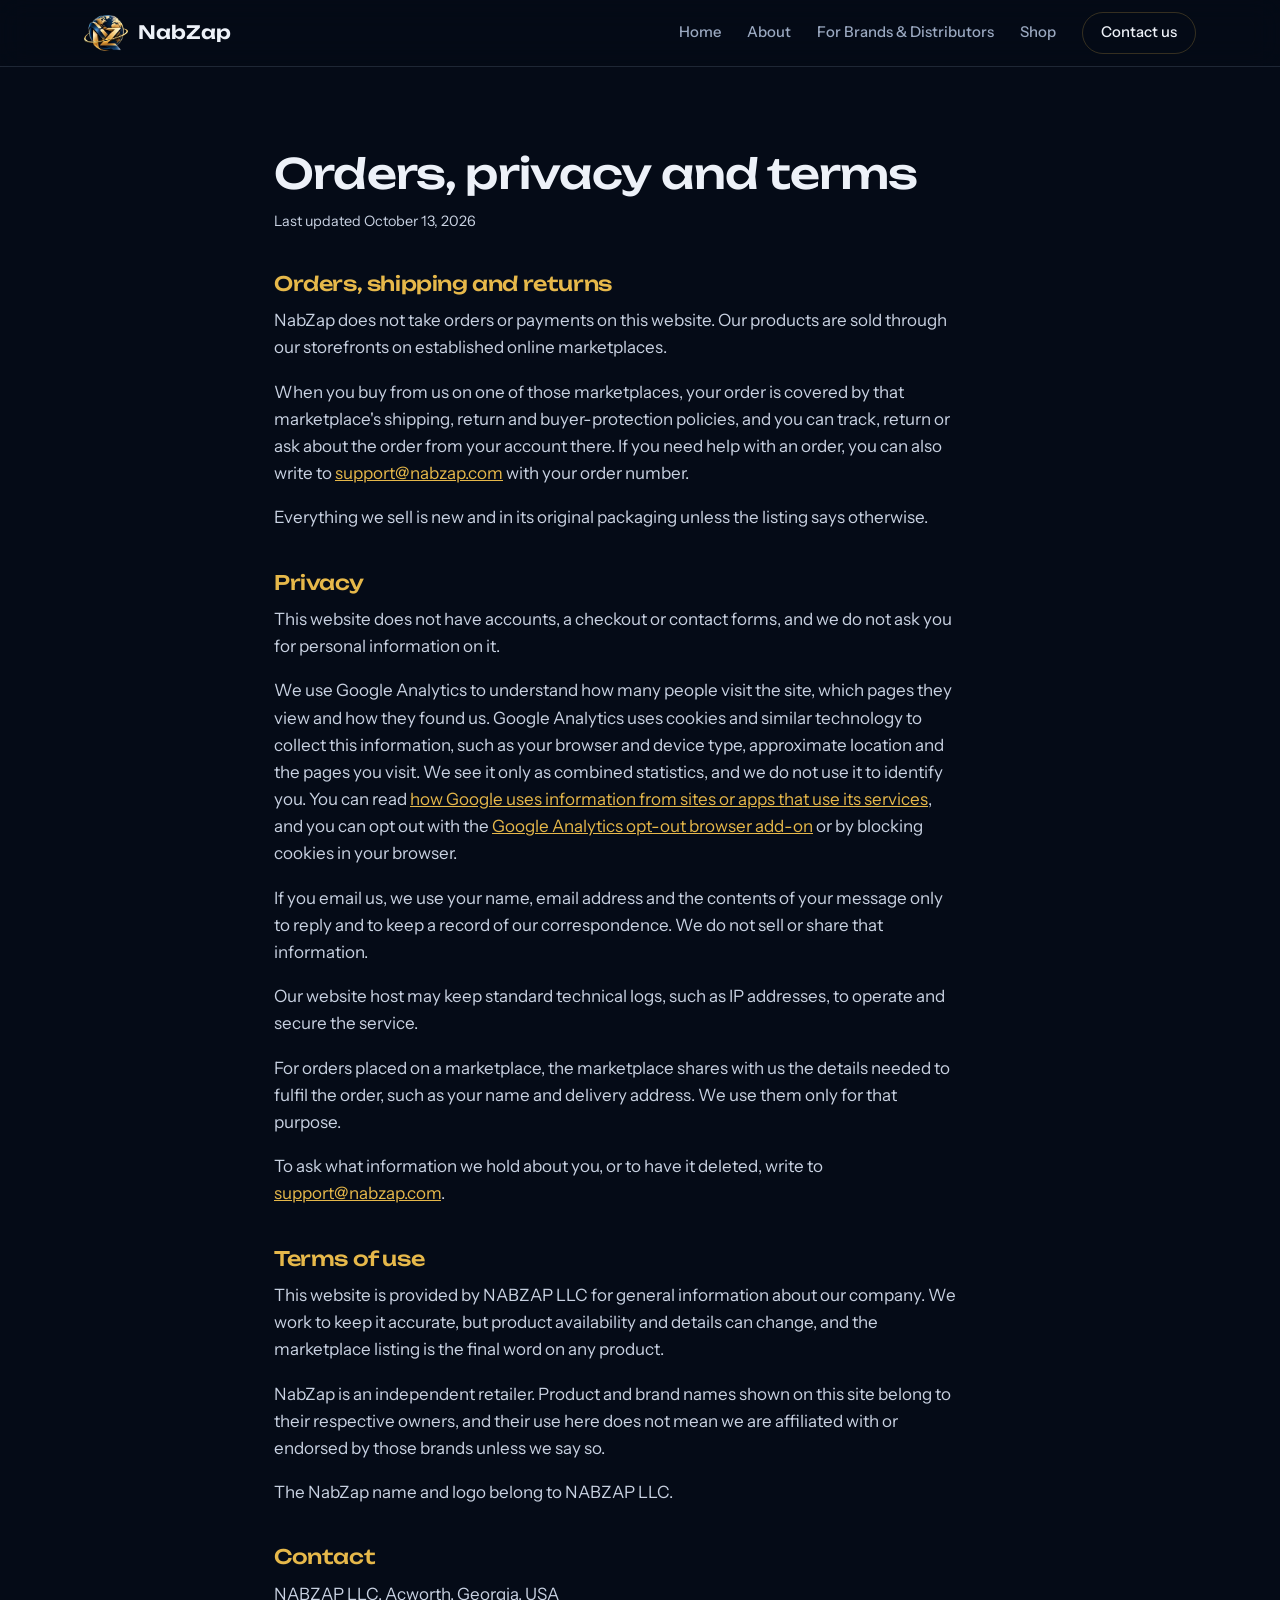
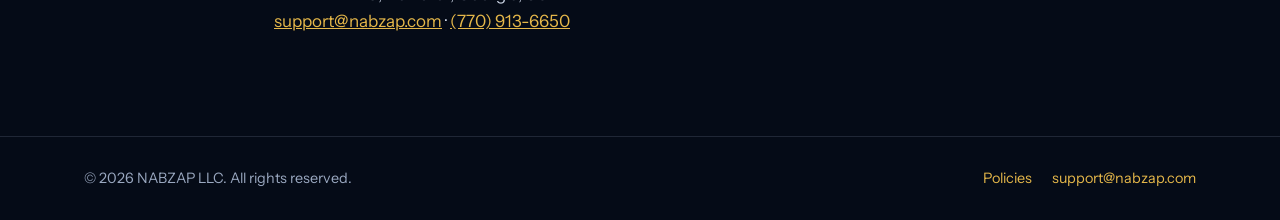
<file: policies.html>
<!DOCTYPE html>
<html lang="en">
<head>
<!-- Google tag (gtag.js) -->
<script async src="https://www.googletagmanager.com/gtag/js?id=G-NGZM4W6MFR"></script>
<script>
  window.dataLayer = window.dataLayer || [];
  function gtag(){dataLayer.push(arguments);}
  gtag('js', new Date());
  gtag('config', 'G-NGZM4W6MFR');
</script>
<meta charset="utf-8">
<meta name="viewport" content="width=device-width, initial-scale=1">
<meta name="theme-color" content="#050b17">
<title>Policies | NabZap</title>
<meta name="description" content="Orders, shipping, returns, privacy and terms for NabZap.">
<link rel="canonical" href="https://www.nabzap.com/policies.html">
<meta property="og:type" content="website">
<meta property="og:site_name" content="NabZap">
<meta property="og:title" content="Policies | NabZap">
<meta property="og:description" content="Orders, shipping, returns, privacy and terms for NabZap.">
<meta property="og:url" content="https://www.nabzap.com/policies.html">
<meta property="og:image" content="https://www.nabzap.com/share.jpg">
<meta property="og:image:width" content="1200">
<meta property="og:image:height" content="630">
<meta name="twitter:card" content="summary_large_image">
<link rel="preconnect" href="https://fonts.googleapis.com">
<link rel="preconnect" href="https://fonts.gstatic.com" crossorigin>
<link rel="stylesheet" href="https://fonts.googleapis.com/css2?family=Unbounded:wght@400;500;600&amp;family=Instrument+Sans:wght@400;500;600&amp;display=swap">
<link rel="icon" type="image/png" href="favicon.png">
<link rel="stylesheet" href="style.css">
</head>
<body>

<header class="site">
  <div class="wrap">
    <a class="brand" href="index.html"><img src="logo-sm.webp" alt="NabZap logo" width="44" height="36"><span>NabZap</span></a>
    <button class="menu-btn" type="button" aria-label="Menu" aria-expanded="false" aria-controls="site-nav"><span></span><span></span><span></span></button>
    <nav class="main" id="site-nav">
      <a href="index.html">Home</a>
      <a href="about.html">About</a>
      <a href="brands.html">For Brands &amp; Distributors</a>
      <a href="shop.html">Shop</a>
      <a class="nav-cta" href="contact.html">Contact us</a>
    </nav>
  </div>
</header>

<main>

<section class="band">
  <div class="wrap doc">
    <h1>Orders, privacy and terms</h1>
    <p class="note">Last updated October 13, 2026</p>

    <h2>Orders, shipping and returns</h2>
    <p>NabZap does not take orders or payments on this website. Our products are sold through our storefronts on established online marketplaces.</p>
    <p>When you buy from us on one of those marketplaces, your order is covered by that marketplace's shipping, return and buyer-protection policies, and you can track, return or ask about the order from your account there. If you need help with an order, you can also write to <a href="mailto:support@nabzap.com">support@nabzap.com</a> with your order number.</p>
    <p>Everything we sell is new and in its original packaging unless the listing says otherwise.</p>

    <h2>Privacy</h2>
    <p>This website does not have accounts, a checkout or contact forms, and we do not ask you for personal information on it.</p>
    <p>We use Google Analytics to understand how many people visit the site, which pages they view and how they found us. Google Analytics uses cookies and similar technology to collect this information, such as your browser and device type, approximate location and the pages you visit. We see it only as combined statistics, and we do not use it to identify you. You can read <a href="https://www.google.com/policies/privacy/partners/" rel="noopener">how Google uses information from sites or apps that use its services</a>, and you can opt out with the <a href="https://tools.google.com/dlpage/gaoptout" rel="noopener">Google Analytics opt-out browser add-on</a> or by blocking cookies in your browser.</p>
    <p>If you email us, we use your name, email address and the contents of your message only to reply and to keep a record of our correspondence. We do not sell or share that information.</p>
    <p>Our website host may keep standard technical logs, such as IP addresses, to operate and secure the service.</p>
    <p>For orders placed on a marketplace, the marketplace shares with us the details needed to fulfil the order, such as your name and delivery address. We use them only for that purpose.</p>
    <p>To ask what information we hold about you, or to have it deleted, write to <a href="mailto:support@nabzap.com">support@nabzap.com</a>.</p>

    <h2>Terms of use</h2>
    <p>This website is provided by NABZAP LLC for general information about our company. We work to keep it accurate, but product availability and details can change, and the marketplace listing is the final word on any product.</p>
    <p>NabZap is an independent retailer. Product and brand names shown on this site belong to their respective owners, and their use here does not mean we are affiliated with or endorsed by those brands unless we say so.</p>
    <p>The NabZap name and logo belong to NABZAP LLC.</p>

    <h2>Contact</h2>
    <p>NABZAP LLC, Acworth, Georgia, USA<br>
    <a href="mailto:support@nabzap.com">support@nabzap.com</a> · <a href="tel:+17709136650">(770) 913-6650</a></p>
  </div>
</section>

</main>

<footer class="site">
  <div class="wrap">
    <div>© 2026 NABZAP LLC. All rights reserved.</div>
    <div><a href="policies.html">Policies</a><a href="mailto:support@nabzap.com">support@nabzap.com</a></div>
  </div>
</footer>
<script src="site.js"></script>
</body>
</html>
</file>
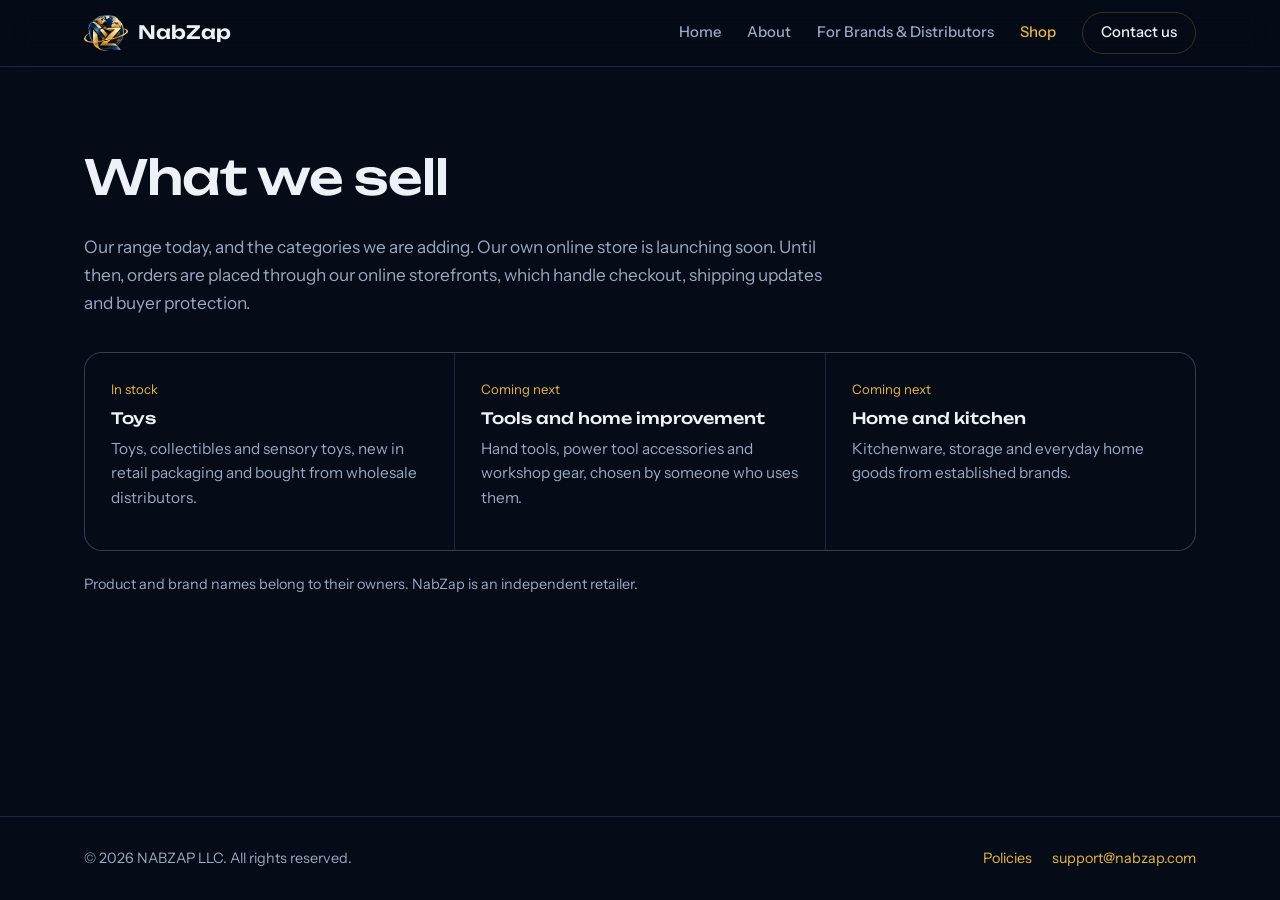
<file: shop.html>
<!DOCTYPE html>
<html lang="en">
<head>
<!-- Google tag (gtag.js) -->
<script async src="https://www.googletagmanager.com/gtag/js?id=G-NGZM4W6MFR"></script>
<script>
  window.dataLayer = window.dataLayer || [];
  function gtag(){dataLayer.push(arguments);}
  gtag('js', new Date());
  gtag('config', 'G-NGZM4W6MFR');
</script>
<meta charset="utf-8">
<meta name="viewport" content="width=device-width, initial-scale=1">
<meta name="theme-color" content="#050b17">
<title>Shop | NabZap</title>
<meta name="description" content="What NabZap has in stock now and the categories we are adding.">
<link rel="canonical" href="https://www.nabzap.com/shop.html">
<meta property="og:type" content="website">
<meta property="og:site_name" content="NabZap">
<meta property="og:title" content="Shop | NabZap">
<meta property="og:description" content="What NabZap has in stock now and the categories we are adding.">
<meta property="og:url" content="https://www.nabzap.com/shop.html">
<meta property="og:image" content="https://www.nabzap.com/share.jpg">
<meta property="og:image:width" content="1200">
<meta property="og:image:height" content="630">
<meta name="twitter:card" content="summary_large_image">
<link rel="preconnect" href="https://fonts.googleapis.com">
<link rel="preconnect" href="https://fonts.gstatic.com" crossorigin>
<link rel="stylesheet" href="https://fonts.googleapis.com/css2?family=Unbounded:wght@400;500;600&amp;family=Instrument+Sans:wght@400;500;600&amp;display=swap">
<link rel="icon" type="image/png" href="favicon.png">
<link rel="stylesheet" href="style.css">
</head>
<body>

<header class="site">
  <div class="wrap">
    <a class="brand" href="index.html"><img src="logo-sm.webp" alt="NabZap logo" width="44" height="36"><span>NabZap</span></a>
    <button class="menu-btn" type="button" aria-label="Menu" aria-expanded="false" aria-controls="site-nav"><span></span><span></span><span></span></button>
    <nav class="main" id="site-nav">
      <a href="index.html">Home</a>
      <a href="about.html">About</a>
      <a href="brands.html">For Brands &amp; Distributors</a>
      <a href="shop.html" aria-current="page">Shop</a>
      <a class="nav-cta" href="contact.html">Contact us</a>
    </nav>
  </div>
</header>

<main>

<section class="band">
  <div class="wrap">
    <h1 class="page">What we sell</h1>
    <p class="intro">Our range today, and the categories we are adding. Our own online store is launching soon. Until then, orders are placed through our online storefronts, which handle checkout, shipping updates and buyer protection.</p>
    <div class="shelf">
      <!-- To add a photo to a product, put the image file in this folder and add
           <img src="your-photo.jpg" alt="Product name"> as the first line inside that product.
           Use your own photos only. -->
      <div class="product">
        <span class="tag">In stock</span>
        <h3>Toys</h3>
        <p>Toys, collectibles and sensory toys, new in retail packaging and bought from wholesale distributors.</p>
      </div>
      <div class="product">
        <span class="tag">Coming next</span>
        <h3>Tools and home improvement</h3>
        <p>Hand tools, power tool accessories and workshop gear, chosen by someone who uses them.</p>
      </div>
      <div class="product">
        <span class="tag">Coming next</span>
        <h3>Home and kitchen</h3>
        <p>Kitchenware, storage and everyday home goods from established brands.</p>
      </div>
    </div>
    <p class="note" style="margin-top:22px">Product and brand names belong to their owners. NabZap is an independent retailer.</p>
  </div>
</section>

</main>

<footer class="site">
  <div class="wrap">
    <div>© 2026 NABZAP LLC. All rights reserved.</div>
    <div><a href="policies.html">Policies</a><a href="mailto:support@nabzap.com">support@nabzap.com</a></div>
  </div>
</footer>
<script src="site.js"></script>
</body>
</html>
</file>
<file: style.css>
:root {
  --space: #050b17;
  --deep: #0a1730;
  --panel: #0e1f3f;
  --gold: #e6b84a;
  --gold-deep: #b8892b;
  --ice: #edf1f8;
  --mist: #9aa8c0;
  --line: rgba(230, 184, 74, 0.22);
  --line-soft: rgba(154, 168, 192, 0.18);
  --display: "Unbounded", "Segoe UI", system-ui, sans-serif;
  --body: "Instrument Sans", -apple-system, "Segoe UI", Roboto, Arial, sans-serif;
}
* { box-sizing: border-box; }
html { scroll-behavior: smooth; }
body {
  margin: 0;
  background: var(--space);
  color: var(--ice);
  font-family: var(--body);
  font-size: 17px;
  line-height: 1.6;
  overflow-x: hidden;
}
h1, h2, h3 { font-family: var(--display); font-weight: 500; line-height: 1.12; margin: 0 0 0.6em; letter-spacing: -0.02em; color: var(--ice); }
h1 { font-size: clamp(2.1rem, 5.4vw, 4rem); }
h2 { font-size: clamp(1.5rem, 3.4vw, 2.5rem); max-width: 18em; }
h3 { font-size: 1rem; letter-spacing: 0; }
p { margin: 0 0 1em; max-width: 62ch; }
a { color: var(--gold); }
a:focus-visible, .btn:focus-visible { outline: 2px solid var(--gold); outline-offset: 3px; }
.wrap { max-width: 1160px; margin: 0 auto; padding: 0 24px; }
.muted { color: var(--mist); }

/* Header */
header.site {
  position: sticky; top: 0; z-index: 20;
  background: rgba(5, 11, 23, 0.78);
  -webkit-backdrop-filter: blur(14px); backdrop-filter: blur(14px);
  border-bottom: 1px solid var(--line-soft);
}
header.site .wrap { display: flex; align-items: center; justify-content: space-between; gap: 12px 24px; padding-top: 12px; padding-bottom: 12px; flex-wrap: wrap; }
.brand { display: flex; align-items: center; gap: 10px; text-decoration: none; }
.brand img { width: 44px; height: auto; }
.brand span { font-family: var(--display); font-size: 1.15rem; font-weight: 600; color: var(--ice); }
nav.main { display: flex; gap: 8px 26px; flex-wrap: wrap; }
nav.main a { text-decoration: none; color: var(--mist); font-size: 0.93rem; font-weight: 500; transition: color 0.15s; }
nav.main a:hover { color: var(--gold); }

/* Hero: the one bold moment. Orbit rings echo the ring in the logo. */
.hero { position: relative; padding: 72px 0 84px; }
.hero::before {
  content: ""; position: absolute; inset: 0; pointer-events: none;
  background:
    radial-gradient(60% 70% at 78% 45%, rgba(30, 72, 150, 0.42), transparent 70%),
    radial-gradient(40% 50% at 80% 50%, rgba(230, 184, 74, 0.10), transparent 70%);
}
.hero .wrap { position: relative; display: grid; grid-template-columns: 1.15fr 1fr; gap: 32px; align-items: center; }
.tagline { font-family: var(--display); font-size: 0.82rem; font-weight: 400; color: var(--gold); margin-bottom: 22px; }
.hero h1 { background: linear-gradient(100deg, #ffffff 30%, #f3d58a 100%); -webkit-background-clip: text; background-clip: text; color: transparent; }
.hero p.lead { font-size: 1.14rem; color: var(--mist); max-width: 46ch; }
.orbit { position: relative; width: min(100%, 460px); aspect-ratio: 1; justify-self: center; display: grid; place-items: center; }
.orbit img { position: relative; width: 74%; height: auto; filter: drop-shadow(0 24px 60px rgba(20, 60, 140, 0.65)); }
.orbit i {
  position: absolute; inset: 0; border-radius: 50%;
  border: 1px solid var(--line);
  transform: rotateX(72deg) rotateZ(0deg);
  animation: spin 26s linear infinite;
}
.orbit i::after { content: ""; position: absolute; top: -4px; left: 50%; width: 8px; height: 8px; border-radius: 50%; background: var(--gold); box-shadow: 0 0 14px 3px rgba(230, 184, 74, 0.8); }
.orbit i:nth-child(2) { inset: 9%; transform: rotateX(72deg) rotateY(24deg); animation-duration: 38s; animation-direction: reverse; border-color: rgba(154, 168, 192, 0.25); }
.orbit i:nth-child(2)::after { background: #8fb4ff; box-shadow: 0 0 14px 3px rgba(120, 165, 255, 0.8); }
@keyframes spin { to { transform: rotateX(72deg) rotateZ(360deg); } }
.orbit i:nth-child(2) { animation-name: spin2; }
@keyframes spin2 { from { transform: rotateX(72deg) rotateY(24deg) rotateZ(0deg); } to { transform: rotateX(72deg) rotateY(24deg) rotateZ(360deg); } }

.btns { display: flex; gap: 12px; flex-wrap: wrap; margin-top: 28px; }
.btn {
  display: inline-block; padding: 13px 24px; border-radius: 999px;
  font-family: var(--body); font-weight: 600; font-size: 0.95rem; text-decoration: none;
  background: linear-gradient(180deg, #f1cb6a, var(--gold-deep)); color: #0a1326;
  border: 1px solid transparent; transition: transform 0.15s, box-shadow 0.15s;
}
.btn:hover { transform: translateY(-1px); box-shadow: 0 8px 28px rgba(230, 184, 74, 0.32); }
.btn.ghost { background: transparent; color: var(--ice); border-color: var(--line); }
.btn.ghost:hover { border-color: var(--gold); box-shadow: none; }

/* Positioning band */
.strip { border-top: 1px solid var(--line-soft); border-bottom: 1px solid var(--line-soft); }
.strip .wrap { display: grid; grid-template-columns: repeat(3, 1fr); padding-top: 0; padding-bottom: 0; }
.strip span { padding: 20px 0; font-family: var(--display); font-size: 0.84rem; font-weight: 400; color: var(--ice); text-align: center; border-left: 1px solid var(--line-soft); }
.strip span:first-child { border-left: 0; }

/* Sections */
.band { padding: 84px 0; }
.band.lift { background: linear-gradient(180deg, var(--deep), var(--space)); border-top: 1px solid var(--line-soft); }
.intro { color: var(--mist); font-size: 1.08rem; margin-bottom: 36px; }
.grid { display: grid; gap: 28px; }
.grid.two { grid-template-columns: 1fr 1fr; gap: 48px; }

/* Mission and vision */
.statement { padding: 22px 0; border-top: 1px solid var(--line); }
.statement:last-child { border-bottom: 1px solid var(--line); }
.statement .label { font-family: var(--display); font-size: 0.78rem; color: var(--gold); }
.statement p { font-size: 1.18rem; line-height: 1.5; color: var(--ice); margin: 8px 0 0; }

/* Source, Sell, Grow: a real sequence, so it is numbered */
.steps { display: grid; grid-template-columns: repeat(3, 1fr); border: 1px solid var(--line-soft); border-radius: 18px; overflow: hidden; }
.step { padding: 30px 28px 26px; border-left: 1px solid var(--line-soft); background: rgba(14, 31, 63, 0.35); }
.step:first-child { border-left: 0; }
.step .num { font-family: var(--display); font-size: 2.4rem; font-weight: 400; line-height: 1; color: transparent; -webkit-text-stroke: 1px var(--gold); margin-bottom: 18px; }
.step h3 { font-size: 1.15rem; margin-bottom: 8px; }
.step p { color: var(--mist); margin: 0; }

/* Partners */
.panel { background: var(--panel); border: 1px solid var(--line); border-radius: 18px; padding: 30px; }
.panel.plain { background: transparent; border-color: var(--line-soft); }
.panel h3 { color: var(--gold); margin-bottom: 16px; }
ul.check { list-style: none; padding: 0; margin: 0; }
ul.check li { position: relative; padding: 0 0 0 26px; margin-bottom: 13px; color: var(--mist); }
ul.check li strong { color: var(--ice); font-weight: 600; }
ul.check li::before { content: ""; position: absolute; left: 0; top: 0.62em; width: 12px; height: 1px; background: var(--gold); }
ul.check.short li { color: var(--ice); margin-bottom: 9px; }

/* Shop */
.shelf { display: grid; grid-template-columns: repeat(3, 1fr); gap: 1px; background: var(--line-soft); border: 1px solid var(--line-soft); border-radius: 18px; overflow: hidden; }
.product { background: var(--space); padding: 26px; display: flex; flex-direction: column; align-items: flex-start; transition: background 0.2s; }
.product:hover { background: #0a152b; }
.product img { width: 100%; aspect-ratio: 4 / 3; object-fit: cover; border-radius: 10px; margin-bottom: 16px; }
.product .tag { font-size: 0.82rem; color: var(--gold); margin-bottom: 8px; }
.product h3 { font-size: 0.98rem; line-height: 1.3; margin-bottom: 8px; }
.product p { color: var(--mist); font-size: 0.96rem; margin: 0 0 14px; }
.product .btn { margin-top: auto; padding: 9px 18px; font-size: 0.88rem; }
.note { font-size: 0.9rem; color: var(--mist); }

/* Contact */
.contact-list { list-style: none; padding: 0; margin: 0; }
.contact-list li { padding: 16px 0; border-top: 1px solid var(--line-soft); }
.contact-list li:last-child { border-bottom: 1px solid var(--line-soft); }
.contact-list .k { display: block; font-size: 0.86rem; color: var(--mist); }
.contact-list a { font-family: var(--display); font-size: clamp(1rem, 2.4vw, 1.3rem); font-weight: 400; text-decoration: none; color: var(--ice); }
.contact-list a:hover { color: var(--gold); }
.contact-list .v { font-size: 1.05rem; }

footer.site { border-top: 1px solid var(--line-soft); color: var(--mist); padding: 30px 0; font-size: 0.9rem; }
footer.site .wrap { display: flex; justify-content: space-between; gap: 14px; flex-wrap: wrap; }
footer.site a { text-decoration: none; margin-left: 20px; }
footer.site a:first-child { margin-left: 0; }

/* Policies page */
.doc { max-width: 780px; }
.doc h1 { font-size: clamp(1.8rem, 4vw, 2.6rem); margin-bottom: 0.3em; }
.doc h2 { font-size: 1.25rem; margin-top: 2em; color: var(--gold); }
.doc p { color: #c9d2e2; }

[hidden] { display: none !important; }

@media (max-width: 860px) {
  .hero { padding: 36px 0 56px; }
  .hero .wrap, .grid.two { grid-template-columns: 1fr; }
  .orbit { order: -1; width: min(72%, 300px); }
  .steps, .shelf { grid-template-columns: 1fr; }
  .step { border-left: 0; border-top: 1px solid var(--line-soft); }
  .step:first-child { border-top: 0; }
  .strip .wrap { grid-template-columns: 1fr; }
  .strip span { border-left: 0; border-top: 1px solid var(--line-soft); padding: 14px 0; }
  .strip span:first-child { border-top: 0; }
  .band { padding: 56px 0; }
}
@media (prefers-reduced-motion: reduce) {
  html { scroll-behavior: auto; }
  .orbit i { animation: none; }
  .btn { transition: none; }
}

/* Multi-page additions */
nav.main a[aria-current="page"] { color: var(--gold); }
h1.page { font-size: clamp(1.8rem, 4.2vw, 3rem); max-width: 20em; }
.doors { display: grid; grid-template-columns: repeat(3, 1fr); gap: 20px; }
.door { display: flex; flex-direction: column; padding: 28px; border: 1px solid var(--line-soft); border-radius: 18px; text-decoration: none; color: var(--ice); transition: border-color 0.2s, background 0.2s; }
.door:hover { border-color: var(--gold); background: rgba(14, 31, 63, 0.5); }
.door h3 { font-size: 1.05rem; margin-bottom: 10px; }
.door p { color: var(--mist); font-size: 0.97rem; }
.door span { margin-top: auto; color: var(--gold); font-weight: 600; font-size: 0.93rem; }
@media (max-width: 860px) { .doors { grid-template-columns: 1fr; } }

body { min-height: 100vh; display: flex; flex-direction: column; }
main { flex: 1; }

/* Home page scene: sunrise glow behind the logo, the earth at night below, trade routes from Georgia */
.hero { padding-bottom: 150px; }
.hero::before {
  background:
    radial-gradient(34% 44% at 84% 26%, rgba(255, 196, 92, 0.20), transparent 70%),
    radial-gradient(60% 70% at 78% 45%, rgba(30, 72, 150, 0.42), transparent 70%);
}
.orbit::before {
  content: ""; position: absolute; top: 9%; right: 13%; width: 44%; aspect-ratio: 1; border-radius: 50%;
  background: radial-gradient(circle, rgba(255, 236, 190, 0.95) 0%, rgba(255, 190, 80, 0.55) 16%, rgba(255, 170, 50, 0.16) 42%, transparent 68%);
  filter: blur(6px);
}
.earth {
  position: relative; margin-top: -170px; height: clamp(300px, 40vw, 620px); pointer-events: none;
  -webkit-mask-image: linear-gradient(180deg, transparent 0%, #000 22%, #000 78%, transparent 100%);
  mask-image: linear-gradient(180deg, transparent 0%, #000 22%, #000 78%, transparent 100%);
}
.earth svg { display: block; width: 100%; height: 100%; }
.earth .route { fill: none; stroke: rgba(240, 200, 110, 0.38); stroke-width: 1.1; }
.earth .pulse { fill: none; stroke: #ffe3a1; stroke-width: 2.2; stroke-linecap: round; stroke-dasharray: 9 91; stroke-dashoffset: 100; animation: travel 6.3s linear infinite; }
.earth .dot { fill: #ffe3a1; }
.earth .hubdot { fill: #fff6dc; }
@keyframes travel { to { stroke-dashoffset: 0; } }
.strip { position: relative; margin-top: -60px; background: rgba(5, 11, 23, 0.72); -webkit-backdrop-filter: blur(8px); backdrop-filter: blur(8px); }
.hero .wrap { z-index: 2; }
@media (max-width: 860px) {
  .hero { padding-bottom: 120px; }
  .earth { height: 78vw; margin-top: -120px; }
  .strip { margin-top: -30px; }
}
@media (prefers-reduced-motion: reduce) { .earth .pulse { animation: none; stroke-dashoffset: 55; } }

/* Earth sits higher and shows more of the planet, so the routes land in view */
.hero { padding-bottom: 170px; }
.earth {
  margin-top: -250px; height: clamp(320px, 50vw, 980px);
  -webkit-mask-image: linear-gradient(180deg, transparent 0%, #000 16%, #000 90%, transparent 100%);
  mask-image: linear-gradient(180deg, transparent 0%, #000 16%, #000 90%, transparent 100%);
}
.strip { margin-top: -40px; }
@media (max-width: 860px) {
  .hero { padding-bottom: 130px; }
  .earth { height: 92vw; margin-top: -150px; }
  .strip { margin-top: -24px; }
}

/* Header: links plus a contact button on wide screens, a three-line menu on phones */
nav.main { align-items: center; }
nav.main a.nav-cta { color: var(--ice); border: 1px solid var(--line); border-radius: 999px; padding: 8px 18px; transition: border-color 0.15s, background 0.15s; }
nav.main a.nav-cta:hover, nav.main a.nav-cta[aria-current="page"] { border-color: var(--gold); color: var(--gold); background: rgba(230, 184, 74, 0.08); }
.menu-btn { display: none; width: 44px; height: 44px; padding: 0; background: transparent; border: 1px solid var(--line-soft); border-radius: 12px; cursor: pointer; flex-direction: column; align-items: center; justify-content: center; gap: 5px; }
.menu-btn span { display: block; width: 20px; height: 2px; border-radius: 2px; background: var(--ice); transition: transform 0.2s, opacity 0.2s; }
.menu-btn:focus-visible { outline: 2px solid var(--gold); outline-offset: 3px; }
@media (max-width: 760px) {
  .menu-btn { display: flex; }
  header.site .wrap { flex-wrap: wrap; }
  .js nav.main { display: none; }
  nav.main, .js header.site.open nav.main { display: flex; flex-direction: column; align-items: stretch; width: 100%; gap: 0; padding: 6px 0 10px; }
  nav.main a { padding: 14px 2px; font-size: 1.05rem; color: var(--ice); border-top: 1px solid var(--line-soft); }
  nav.main a.nav-cta { margin-top: 12px; text-align: center; border: 1px solid var(--gold); color: var(--gold); padding: 12px; }
  header.site.open .menu-btn span:nth-child(1) { transform: translateY(7px) rotate(45deg); }
  header.site.open .menu-btn span:nth-child(2) { opacity: 0; }
  header.site.open .menu-btn span:nth-child(3) { transform: translateY(-7px) rotate(-45deg); }
}
@media (prefers-reduced-motion: reduce) { .menu-btn span { transition: none; } }

/* FAQ */
.faq { border-top: 1px solid var(--line-soft); max-width: 860px; }
.faq details { border-bottom: 1px solid var(--line-soft); }
.faq summary { cursor: pointer; list-style: none; padding: 20px 40px 20px 0; position: relative; font-weight: 600; font-size: 1.05rem; color: var(--ice); }
.faq summary::-webkit-details-marker { display: none; }
.faq summary::after { content: "+"; position: absolute; right: 6px; top: 50%; transform: translateY(-50%); font-size: 1.5rem; font-weight: 400; color: var(--gold); }
.faq details[open] summary::after { content: "\2013"; }
.faq summary:focus-visible { outline: 2px solid var(--gold); outline-offset: 2px; }
.faq details p { color: var(--mist); margin: 0 0 20px; }
.brand img { height: auto; }

/* Company facts */
.facts { display: grid; grid-template-columns: 1fr 1fr; gap: 0 48px; margin: 0; border-top: 1px solid var(--line-soft); }
.facts > div { display: grid; grid-template-columns: 11em 1fr; gap: 16px; padding: 16px 0; border-bottom: 1px solid var(--line-soft); }
.facts dt { color: var(--mist); font-size: 0.95rem; }
.facts dd { margin: 0; color: var(--ice); }
@media (max-width: 860px) { .facts { grid-template-columns: 1fr; } .facts > div { grid-template-columns: 1fr; gap: 2px; } }

.product .supplier { margin-top: auto; padding-top: 14px; border-top: 1px solid var(--line-soft); width: 100%; color: var(--ice); font-size: 0.95rem; }
.product .supplier span { display: block; color: var(--mist); font-size: 0.82rem; margin-bottom: 2px; }
</file>
